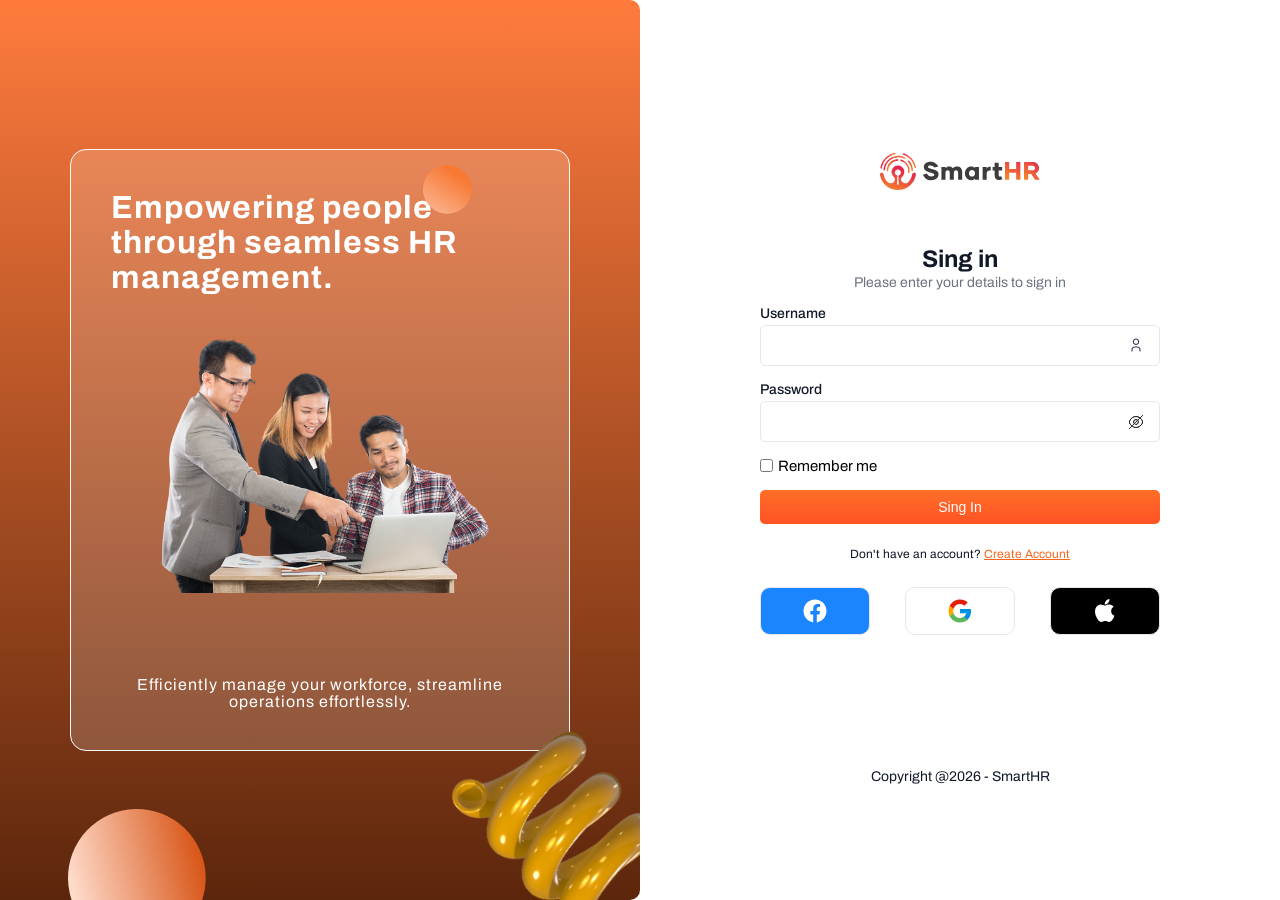
<file: index.html>
<!doctype html>
<html lang="en">
  <head>
    <meta charset="UTF-8" />
    <meta name="viewport" content="width=device-width, initial-scale=1.0" />
    <title>Document</title>
    <link rel="stylesheet" href="./fonts/font.css" />
    <link rel="stylesheet" href="./css/login.css" />
  </head>

  <body>
    <div class="content">
      <div class="container">
        <img class="ellips" src="./assets/icons/Ellipse 8.svg" alt="" />

        <h1>
          Empowering people <br />
          through seamless HR <br />
          management.
        </h1>

        <img src="./assets/images/photo.png" alt="" />

        <p>
          Efficiently manage your workforce, streamline <br />
          operations effortlessly.
        </p>
      </div>
      <img class="ellipse" src="./assets/icons/Ellipse 9.svg" alt="" />
      <img src="./assets/icons/Squiggly.svg" alt="" />
    </div>

    <div class="box">
      <form>
        <img src="./assets/icons/Logo.svg" alt="" />

        <h1>Sing in</h1>
        <p>Please enter your details to sign in</p>

        <div class="inpBox">
          <label>Username</label>
          <input type="text" name="username" />
          <img class="user" src="./assets/icons/user.svg" alt="" width="16px" />
        </div>

        <div class="inpBox">
          <label>Password</label>
          <input class="password_inp" type="password" name="password" />
          <img class="eye" src="./assets/icons/eye.svg" alt="" width="16px" />
          <img
            class="eye-slash"
            src="./assets/icons/eye-slash.svg"
            alt=""
            width="16px"
          />
        </div>

        <div class="checkBox">
          <input id="chek" type="checkbox" />
          <label class="label" for="chek">Remember me</label>
        </div>

        <button id="btn">Sing In</button>

        <span class="don"
          >Don't have an account? <a href="./register.html">Create Account</a>
        </span>

        <div class="wrap">
          <div class="con">
            <img src="./assets/icons/Facebook Logo.svg " alt="" />
          </div>
          <div class="con">
            <img src="./assets/icons/Google Logo.svg" alt="" />
          </div>
          <div class="con">
            <img src="./assets/icons/Apple logo.svg" alt="" />
          </div>
        </div>
      </form>

      <p>Copyright @2026 - SmartHR</p>
    </div>

    <script src="./js/login.js"></script>
  </body>
</html>
</file>
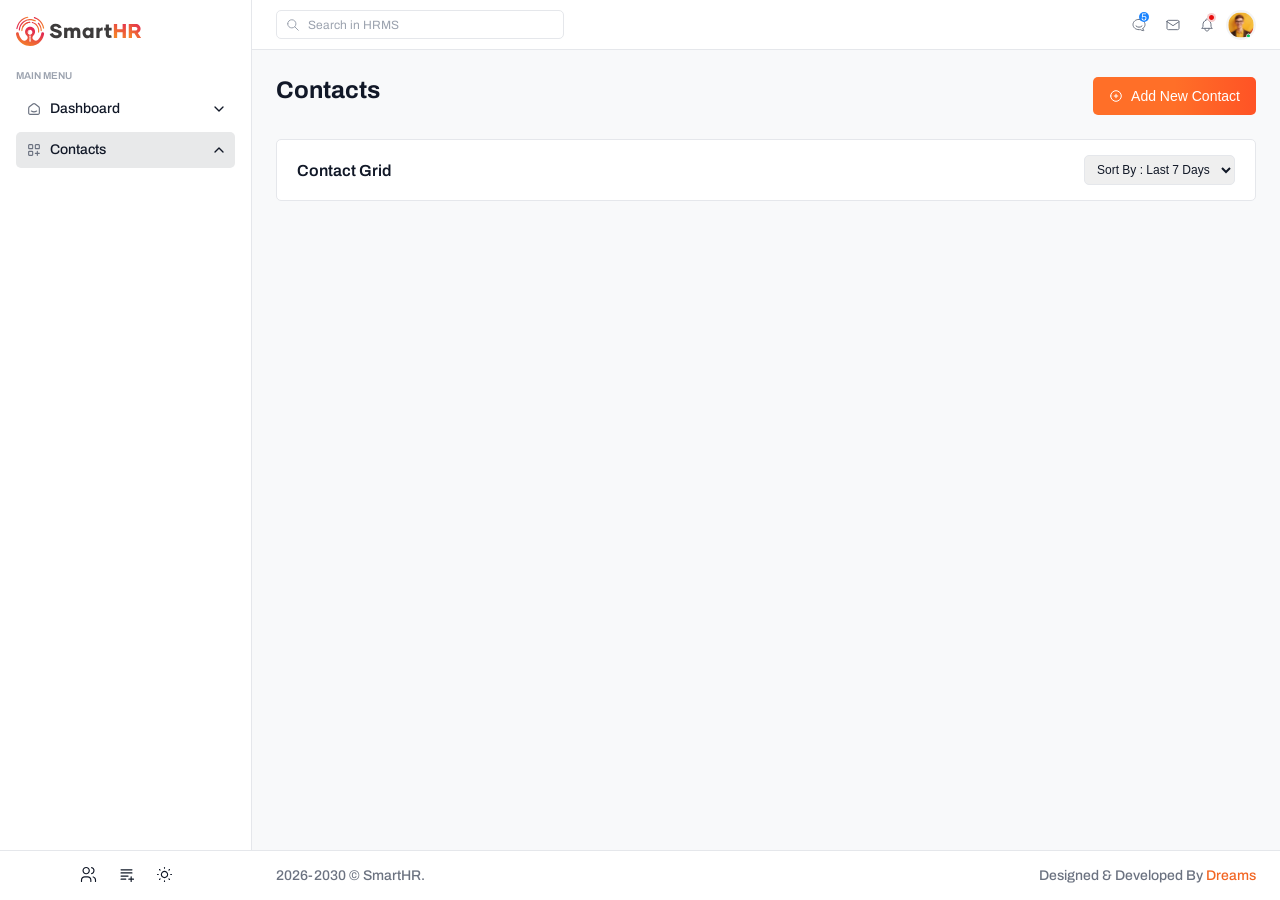
<file: contact.html>
<!doctype html>
<html lang="en">
  <head>
    <meta charset="UTF-8" />
    <meta name="viewport" content="width=device-width, initial-scale=1.0" />
    <title>Contact</title>
    <link rel="stylesheet" href="./fonts/font.css" />
    <link rel="stylesheet" href="./css/navbar.css" />
    <link rel="stylesheet" href="./css/contact.css" />
  </head>

  <body>
    <header>
      <div class="right">
        <div class="inputBox">
          <img src="./assets/icons/search (1).svg" alt="" />
          <input type="text" placeholder="Search in HRMS" />
        </div>
      </div>
      <div class="left">
        <div class="icons">
          <img src="./assets/icons/Chat.svg" alt="" />
          <img src="./assets/icons/Inbox.svg" alt="" />
          <img src="./assets/icons/Notification.svg" alt="" />
          <img src="./assets/icons/Avatar With Dot Badges.svg" alt="" />
        </div>
      </div>
    </header>

    <nav>
      <img src="./assets/icons/Logo (1).svg" alt="" />

      <div class="main_menu">
        <p>MAIN MENU</p>

        <ul>
          <li>
            <a href="./dashboard.html">
              <img src="./assets/icons/dashboard (2).svg" alt="" />
              <span>Dashboard</span>
              <img src="./assets/icons/chevron-down.svg" alt="" />
            </a>
          </li>
          <li class="active">
            <a href="./contact.html">
              <img src="./assets/icons/contacts.svg" alt="" />
              <span>Contacts</span>
              <img src="./assets/icons/chevron-down.svg" alt="" />
            </a>
          </li>
        </ul>
      </div>
    </nav>

    <main id="main">
      <div class="titlewrapper">
        <h2>Contacts</h2>
        <button id="add">
          <img src="./assets/icons/circle-plus.svg" alt="" />Add New Contact
        </button>
      </div>

      <div class="contactControl">
        <h5>Contact Grid</h5>
        <select name="" id="">
          <option value="">Sort By : Last 7 Days</option>
        </select>
      </div>

      <div class="cardWrapper"></div>
    </main>

    <footer class="footer-1">
      <div class="icons">
        <img src="./assets/icons/Inbox (1).svg" alt="" />
        <img src="./assets/icons/Inbox (2).svg" alt="" />
        <img src="assets/icons/Applications.svg" alt="" />
      </div>
    </footer>

    <footer class="footer-2">
      <p>2026-2030 &copy; SmartHR.</p>
      <p>Designed & Developed By <span>Dreams</span></p>
    </footer>

    <div class="modal">
      <div class="titleWrapper">
        <p>Create a contact</p>
      </div>

      <div class="form">
        <div class="left">
          <div class="box">
            <label>Full name</label>
            <input class="fullName" type="text" placeholder="Ali Valiyev" />
          </div>

          <div class="box">
            <label>Department</label>
            <input
              class="department"
              type="text"
              placeholder="Senior  Manager"
            />
          </div>

          <div class="box">
            <label>Phone number</label>
            <input class="phoneNumber" type="number" placeholder="997770707" />
          </div>
          <div class="box">
            <label>Email</label>
            <input
              class="email"
              type="email"
              placeholder="darlee@example.com"
            />
          </div>
          <div class="box">
            <label>Address</label>
            <input class="address" type="text" placeholder="Germany" />
          </div>

          <button id="close">Close</button>
        </div>

        <div class="right">
          <div class="box">
            <label>Brithday</label>
            <input class="brithday" type="date" placeholder="" />
          </div>
          <div class="box">
            <label>Gender</label>
            <input class="gender" type="text" placeholder="male/woman" />
          </div>
          <div class="box">
            <label>Language</label>
            <input class="language" type="text" placeholder="language" />
          </div>
          <div class="box">
            <label>Currency</label>
            <input class="currency" type="text" placeholder="valyuta" />
          </div>
          <div class="box">
            <label>Image</label>
            <input
              class="imageInput"
              type="file"
              placeholder="enter your image"
            />
          </div>

          <div id="btn" class="box">
            <button id="submit">Submit</button>
          </div>
        </div>
      </div>
    </div>

    <div class="blur"></div>

    <script src="./js/contact.js"></script>
  </body>
</html>
</file>
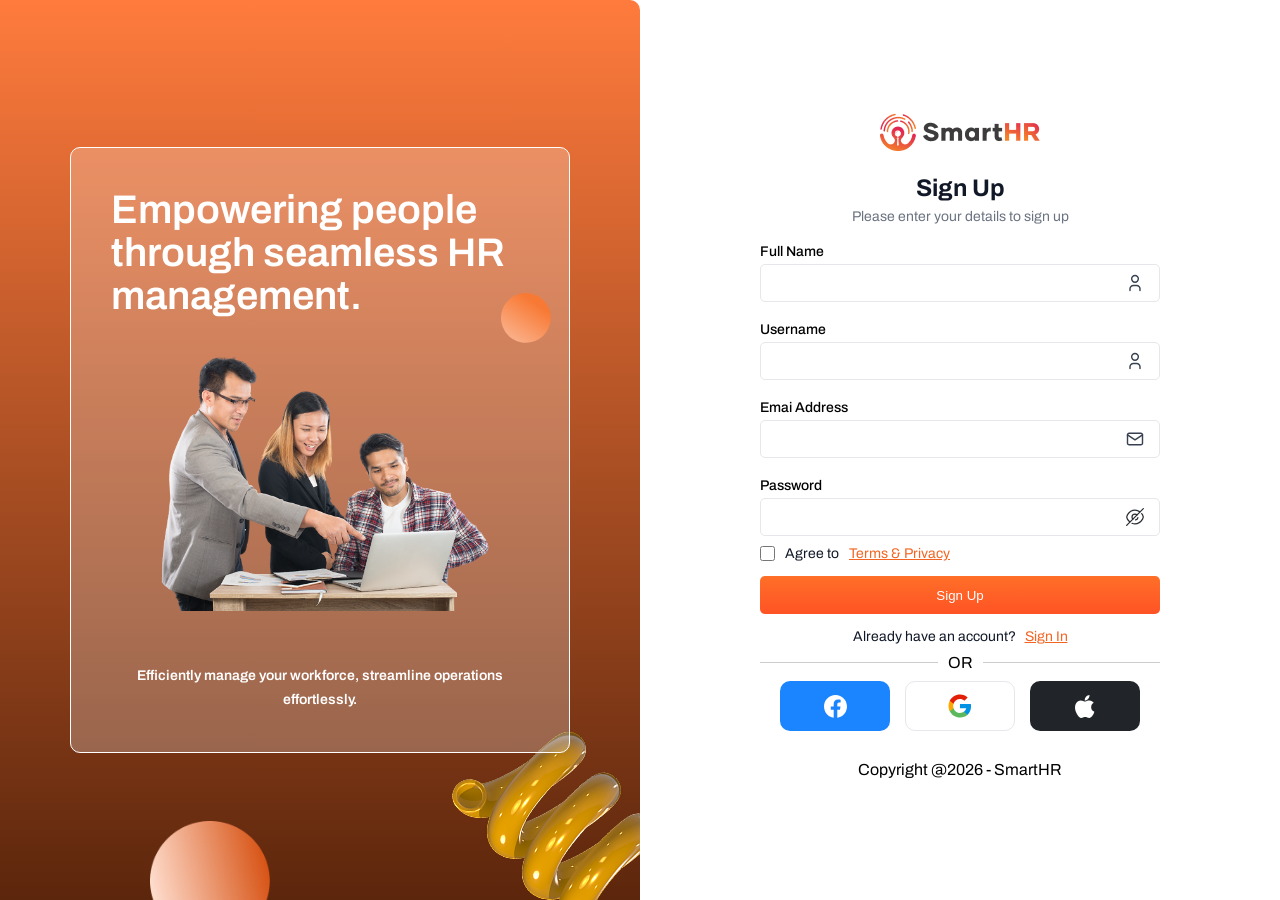
<file: register.html>
<!doctype html>
<html lang="en">
  <head>
    <meta charset="UTF-8" />
    <meta name="viewport" content="width=device-width, initial-scale=1.0" />
    <link rel="stylesheet" href="./fonts/font.css" />
    <link rel="stylesheet" href="./css/register.css" />
    <title>Document</title>
  </head>

  <body>
    <div class="left">
      <div class="modescontiner">
        <div class="modes">
          <h1>Empowering people through seamless HR management.</h1>
          <div class="round">
            <img src="./assets/icons/kichkinadumaloq.svg" alt="" />
          </div>

          <img src="./assets/images/familyimages.png" alt="" />

          <p>
            Efficiently manage your workforce, streamline operations
            effortlessly.
          </p>
        </div>
      </div>
      <img src="./assets/images/icon1.png" alt="" />

      <div class="icon2">
        <img src="./assets/images/icon2.png" alt="" />
      </div>
    </div>

    <div class="registratsiya">
      <div class="images">
        <img src="./assets/images/Logo.png" alt="" />
      </div>

      <br /><br />
      <br /><br />

      <div class="login_box">
        <h1>Sign Up</h1>
        <p>Please enter your details to sign up</p>
        <div class="inpbox">
          <div class="box">
            <label>Full Name</label>
            <input type="text" class="fullname" />
            <img src="./assets/icons/user.svg" alt="" />
          </div>

          <div class="box">
            <label>Username</label>
            <input type="text" class="username" />
            <img src="./assets/icons/user.svg" alt="" />
          </div>

          <div class="box">
            <label>Emai Address</label>
            <input type="email" class="email" />
            <img src="./assets/icons/mail.svg" alt="" />
          </div>

          <div class="box-hp">
            <label>Password</label>
            <input type="password" class="password" />
            <img id="eyeslash" src="./assets/icons/eye-slash.svg" alt="" />
            <img id="eye" src="./assets/icons/eye.svg" alt="" />
          </div>
        </div>

        <div class="chekdiv">
          <input type="checkbox" /> Agree to
          <a href="">Terms & Privacy</a>
        </div>

        <button class="sign_btn">Sign Up</button>

        <h5>
          Already have an account? &nbsp; <a href="./index.html">Sign In</a>
        </h5>

        <div class="line">
          <hr />
          <span>OR</span>
          <hr />
        </div>

        <div class="btn_box">
          <button class="feesbook">
            <a href="https://www.facebook.com/">
              <img src="./assets/icons/feesbook.svg" alt="" />
            </a>
          </button>
          <button class="google">
            <a href="https://www.google.com/">
              <img src="./assets/icons/Google Logo.svg" alt="" />
            </a>
          </button>
          <button class="apple">
            <a href="https://www.apple.com/uz/iphone/">
              <img src="./assets/icons/apple.svg" alt="" />
            </a>
          </button>
        </div>
      </div>
      <p>Copyright @2026 - SmartHR</p>
    </div>

    <script src="./js/register.js"></script>
  </body>
</html>
</file>
<file: fonts/font.css>
@import url("https://fonts.googleapis.com/css2?family=Archivo:ital,wght@0,100..900;1,100..900&display=swap");

body {
  font-family: "Archivo", sans-serif;
}
</file>
<file: css/login.css>
* {
  margin: 0;
  padding: 0;
  box-sizing: border-box;
}

body {
  height: 100vh;
  display: flex;
  align-items: center;
}

.content {
  position: relative;
  width: 50%;
  height: inherit;
  background: linear-gradient(#ff7b3d, #5c260c) no-repeat;
  border-radius: 0px 10px 10px 0px;
  padding: 60px;
  display: flex;
  align-items: center;
  justify-content: center;
}

.content > img {
  position: absolute;
  bottom: 0;
  right: 0;
}

.content .ellipse {
  position: absolute;
  left: 68px;
}

.content .container {
  padding: 40px;
  width: 500px;
  border-radius: 16px;
  border: 1px solid #f8f9fa;
  background-color: rgba(255, 255, 255, 0.17);
}

.content .container .ellips {
  width: 49px;
  position: absolute;
  top: 165px;
  right: 168px;
}

.content .container h1 {
  color: white;
  margin-bottom: 19px;
  letter-spacing: 1px;
}

.content .container img {
  width: 100%;
}

.content .container p {
  margin-top: 80px;
  color: white;
  text-align: center;
  letter-spacing: 1px;
}

.box {
  height: inherit;
  width: 50%;
  padding: 20px;
  text-align: center;
  display: flex;
  justify-content: center;
  align-items: center;
  flex-direction: column;
}

.box form {
  margin-top: 40px;
  text-align: center;
  width: 400px;
}

.box form img {
  cursor: pointer;
}

.box form h1 {
  font-size: 24px;
  font-weight: 700;
  color: #111827;
  line-height: 32px;
  margin-top: 50px;
}

.box form p {
  font-size: 14px;
  font-weight: 400;
  color: #6b7280;
}

.box form .inpBox {
  margin-top: 16px;
  display: flex;
  flex-direction: column;
  align-items: start;
  gap: 4px;
}

.box form .inpBox label {
  font-size: 14px;
  font-weight: 500;
  color: #111827;
}

.box form .inpBox input {
  width: 100%;
  padding: 12px 14px;
  border-radius: 5px;
  border: 1px solid #e5e7eb;
  outline: none;
}

.box form .checkBox {
  margin-top: 16px;
  display: flex;
  align-items: center;
  gap: 5px;
}

.box form .checkBox label {
  font-size: 15px;
  cursor: pointer;
}

.box form .checkBox input {
  cursor: pointer;
}

.box form button {
  margin-bottom: 20px;
  margin-top: 16px;
  width: 100%;
  font-size: 14px;
  font-weight: 500;
  color: white;
  padding: 9px 16px;
  border-radius: 5px;
  border: none;
  background: linear-gradient(#ff6f28, #ff5325);
}

.box form button:hover {
  cursor: pointer;
  background: linear-gradient(#f5661e, #ed4617);
}

.box form .don {
  margin-top: 26px;
  font-size: 12px;
  font-weight: 400;
  color: #111827;
}

.box form .don a {
  color: #f5661e;
}

.box form .wrap {
  margin-top: 26px;
  display: flex;
  align-items: center;
  justify-content: space-between;
  gap: 10px;
}

.box form .wrap .con {
  display: flex;
  align-items: center;
  justify-content: center;
  border: 1px solid #e5e7eb;
  width: 110px;
  height: 48px;
  border-radius: 10px;
  background-color: white;
  cursor: pointer;
}

.box form .wrap .con:first-child {
  background-color: #1b84ff;
}

.box form .wrap .con:last-child {
  background-color: black;
}

.box > p {
  color: #111827;
  font-size: 14px;
  line-height: 24px;
  margin-top: 130px;
}

.box form .inpBox {
  width: 100%;
  position: relative;
}

.box form .inpBox input {
  cursor: pointer;
}

.box form .inpBox .user {
  position: absolute;
  right: 16px;
  top: 65%;
  transform: translateY(-50%);
}

.box form .inpBox .eye,
.box form .inpBox .eye-slash {
  position: absolute;
  right: 16px;
  top: 68%;
  transform: translateY(-50%);
}
</file>
<file: css/navbar.css>
* {
  margin: 0;
  padding: 0;
  box-sizing: border-box;
}

body {
  height: 100vh;
  display: grid;
  grid-template-columns: 252px 1fr;
  grid-template-rows: 50px 1fr 50px;
}

header {
  width: 100%;
  border-bottom: 1px solid #e5e7eb;
  display: flex;
  align-items: center;
  justify-content: space-between;
  padding: 10px 24px;
}

header .right .inputBox {
  position: relative;
}

header .right .inputBox input {
  width: 288px;
  padding: 6px 10px 6px 31px;
  border-radius: 5px;
  border: 1px solid #e5e7eb;
  outline: none;
}

header .right .inputBox input::placeholder {
  color: #9ca3af;
  font-size: 12px;
  font-weight: 400;
  font-family: "Archivo", sans-serif;
}

header .right .inputBox img {
  width: 14px;
  position: absolute;
  top: 50%;
  left: 10px;
  transform: translateY(-50%);
}

header .left .icons {
  display: flex;
  align-items: center;
  justify-content: center;
  gap: 4px;
}

header .left .icons img {
  width: 30px;
  cursor: pointer;
}

nav {
  padding: 16px;
  grid-row: 1/3;
  border-right: 1px solid #e5e7eb;
  display: flex;
  flex-direction: column;
  gap: 24px;
}

nav img {
  width: 126px;
  cursor: pointer;
}

nav .main_menu p {
  font-family: "Archivo", sans-serif;
  font-size: 10px;
  font-weight: 600;
  color: #9ca3af;
  margin-bottom: 10px;
}

nav .main_menu ul {
  display: flex;
  flex-direction: column;
  gap: 5px;
  list-style-type: none;
}

nav .main_menu ul .active {
  background-color: #e8e9ea;
}

nav .main_menu ul li {
  border-radius: 5px;
  cursor: pointer;
}

nav .main_menu ul li:hover {
  background-color: #e8e9ea;
}

nav .main_menu ul a {
  position: relative;
  display: flex;
  align-items: center;
  gap: 8px;
  font-family: "Archivo", sans-serif;
  text-decoration: none;
  font-size: 14px;
  font-weight: 500;
  color: #111827;
  padding: 10px;
}

nav .main_menu ul a img {
  width: 16px;
  transition: transform 0.4s;
}

nav .main_menu ul a img:last-child {
  position: absolute;
  right: 8px;
}

nav .main_menu ul .active a img:last-child {
  transform: rotate(-180deg);
}

.footer-1 {
  width: 100%;
  display: flex;
  align-items: center;
  justify-content: center;
  border-top: 1px solid #e5e7eb;
}

.footer-1 .icons img {
  width: 35px;
  cursor: pointer;
}

.footer-2 {
  padding: 8px 24px;
  width: 100%;
  border-top: 1px solid #e5e7eb;
  display: flex;
  align-items: center;
  justify-content: space-between;
}

.footer-2 p {
  font-family: "Archivo", sans-serif;
  color: #6b7280;
  font-size: 14px;
  font-weight: 500;
}

.footer-2 p span {
  font-family: "Archivo", sans-serif;
  font-size: 14px;
  font-weight: 500;
  color: #f26522;
}
</file>
<file: css/contact.css>
* {
  padding: 0;
  margin: 0;
  box-sizing: border-box;
}

main {
  background-color: #f8f9fa;
  padding: 27px 24px;
  overflow-y: scroll;
}

main .titlewrapper {
  display: flex;
  justify-content: space-between;
}

main .titlewrapper h2 {
  font-size: 24px;
  font-weight: 700;
  color: #111827;
}

main .titlewrapper button {
  background: linear-gradient(90deg, #ff6f28, #ff6f28, #ff5325);
  color: white;
  border: none;
  display: flex;
  align-items: center;
  justify-content: center;
  gap: 8px;
  padding: 7px 16px;
  border-radius: 5px;
  font-size: 14px;
  line-height: 24px;
  cursor: pointer;
}

main .titlewrapper button:hover {
  background: linear-gradient(90deg, #ff6214, #ff6214, #fb4d1d);
}

main .titlewrapper button img {
  font-size: 16px;
}

main .contactControl {
  margin: 24px 0 24px 0;
  width: 100%;
  padding: 15px 20px;
  background: #fff;
  border: 1px solid #e5e7eb;
  border-radius: 5px;
  display: flex;
  align-items: center;
  justify-content: space-between;
}

main .contactControl h5 {
  font-size: 16px;
  font-weight: 600;
  color: #111827;
}

main .contactControl select {
  padding: 6px 8px;
  color: #111827;
  border: 1px solid #e5e7eb;
  font-size: 12px;
  line-height: 16px;
  font-weight: 400;
  border-radius: 5px;
  cursor: pointer;
}

main .cardWrapper {
  display: flex;
  flex-wrap: wrap;
  justify-content: start;
  align-items: center;
  gap: 24px;
}

@media (max-width: 1500px) {
  main .cardWrapper {
    display: grid;
    grid-template-columns: repeat(3, 1fr);
    justify-items: center;
    gap: 24px;
  }
}

main .cardWrapper .card {
  max-width: 270px;
  min-width: 240px;
  width: 100%;
  padding: 20px;
  background-color: #fff;
  border: 1px solid #e5e7eb;
  border-radius: 5px;
  transition: all 0.3s;
}

main .cardWrapper .card:hover {
  cursor: pointer;
  box-shadow: 0px 2px 8px 0px rgba(0, 0, 0, 0.09);
}

main .cardWrapper .card .avatar {
  display: flex;
  justify-content: space-between;
  align-items: start;
}

main .cardWrapper .card .avatar .check {
  cursor: pointer;
  border-radius: 5px;
}

main .cardWrapper .card .avatar .user img {
  border-radius: 50%;
  width: 58px;
  height: 58px;
}

main .cardWrapper .card .avatar img {
  cursor: pointer;
}

main .cardWrapper .card .avatar .user {
  display: flex;
  align-items: center;
  flex-direction: column;
}

main .cardWrapper .card .avatar .user h5 {
  margin-top: 8px;
  font-size: 16px;
  font-weight: 600;
  color: #111827;
}

main .cardWrapper .card .avatar .user p {
  margin-top: 5px;
  font-size: 10px;
  color: #fd3995;
  display: flex;
  justify-content: center;
  align-items: center;
  border-radius: 5px;
  height: 20px;
  background-color: #ffedf6;
  white-space: nowrap;
  padding: 0 5px;
}

main .cardWrapper .card .address {
  margin-top: 16px;
  display: flex;
  flex-direction: column;
  gap: 6px;
}

main .cardWrapper .card .address p {
  font-size: 14px;
  display: flex;
  align-items: center;
  gap: 8px;
}

main .cardWrapper .card hr {
  margin: 18px 0 16px 0;
  border: 1px solid #e5e7eb;
}

main .cardWrapper .card .icons {
  display: flex;
  align-items: center;
  justify-content: space-between;
}

main .cardWrapper .card .icons .imags {
  display: flex;
  gap: 8px;
}

main .cardWrapper .card .icons .imags img {
  cursor: pointer;
}

main .cardWrapper .card .icons .imags img:first-child {
  padding: 4px;
  background-color: #fae7e7;
  border-radius: 50%;
}

main .cardWrapper .card .icons .reyting {
  display: flex;
  align-items: center;
  gap: 8px;
}

.modal {
  display: none;
  width: 600px;
  height: 480px;
  border-radius: 12px;
  background-color: white;
  padding: 24px 28px;
  position: fixed;
  top: 50%;
  left: 50%;
  transform: translate(-50%, -50%);
  z-index: 10;
}

.blur {
  display: none;
  position: absolute;
  top: 0;
  left: 0;
  bottom: 0;
  right: 0;
  background: rgba(0, 0, 0, 0.6);
}

.modal .titleWrapper {
  display: flex;
  align-items: center;
  justify-content: space-between;
  margin-bottom: 28px;
}

.modal .titleWrapper p {
  font-size: 20px;
  font-weight: 300;
}

.modal .titleWrapper img {
  cursor: pointer;
}

.modal .form {
  display: flex;
  /* gap: 30px; */
  justify-content: space-between;
}

.modal .form .left{
  width: 48%;
  display: flex;
  flex-direction: column;
  gap: 14px;
}

.modal .form .left .box input{
 padding: 9px 16px;
}

.modal .form .right{
  width: 50%;
  display: flex;
  flex-direction: column;
  gap: 15px;
}

.modal .form .box {
  width: 100%;
  display: flex;
  flex-direction: column;
  justify-content: center;
  gap: 4px;
}

.modal .form .box label {
  font-size: 13px;
  color: #151515;
  font-weight: 400;
}

.modal .form .box input,
.modal .form .box select {
  padding: 8px 16px;
  border: 1px solid #d1d1d1;
  border-radius: 5px;
  font-size: 13px;
}

.modal .form .box input::placeholder {
  color: #7b7b7f;
  font-weight: 200;
}

.modal .form #btn:last-child {
  flex-direction: row;
  gap: 12px;
}

.modal .form  .right .box button {
  width: 100%;
  background: blue;
  /* padding: 8px 7px; */
  color: white;
  border: none;
  display: flex;
  align-items: center;
  justify-content: center;
  gap: 8px;
  padding: 7px 16px;
  border-radius: 5px;
  font-size: 14px;
  line-height: 24px;
  cursor: pointer;
}

.modal .form .left button {
  font-size: 14px;
  padding: 9px 16px;
  background-color: white;
  border: 1px solid #1e5eff;
  color: #1856f4;
  margin-top: 2px;
  border-radius: 5px;
}
</file>
<file: css/register.css>
@import url("https://fonts.googleapis.com/css2?family=Archivo:ital,wght@0,100..900;1,100..900&display=swap");

* {
  margin: 0;
  padding: 0;
  box-sizing: border-box;
}

body {
  height: 100vh;
  display: flex;
  align-items: center;
}

.left {
  width: 50%;
  height: 100%;
  background: linear-gradient(#ff7b3d, #5c260c);
  position: relative;
  padding: 60px;
  border-top-right-radius: 10px;
  display: flex;
  flex-direction: column;
  justify-content: center;

  align-items: center;
}

.left > img {
  position: absolute;
  right: 0;
  bottom: 0;
  z-index: 1;
}

.left .modescontiner {
  display: flex;
  /* position: relative; */
  flex-direction: column;
  align-items: center;
  justify-content: center;
}

.left .modes {
  width: 500px;
  border-radius: 10px;
  background-color: #fff7f340;
  border: 1px solid white;
  z-index: 2;
  position: relative;
  padding: 40px;
}

.left .modes h1 {
  color: white;
  font-weight: 600;
  font-size: 40px;
}

.left .modes .round img {
  width: 49.73px;
  margin-bottom: 80px;
  margin-left: 390px;
  position: absolute;
  top: 145px;
}

.left .modes > img {
  width: 100%;
  margin: 15px 0 50px 0;
}

.left .modes p {
  font-weight: 600;
  font-size: 14px;
  color: white;
  text-align: center;
  line-height: 24px;
}

.left .icon2 img {
  width: 120px;
  position: absolute;
  bottom: 0;
  left: 150px;
  z-index: 7;
}

.registratsiya {
  width: 50%;
  height: 100%;
  display: flex;
  /* position: relative; */
  flex-direction: column;
  align-items: center;
  justify-content: center;
  /* background-color: blue; */
}

.registratsiya .images {
  display: flex;
  /* position: relative; */
  flex-direction: column;
  align-items: center;
  justify-content: center;
  margin-top: 10px;
}

.registratsiya img {
  position: absolute;
  /* top: 95px; */
}

.registratsiya .login_box {
  width: 500px;
  /* height: 500px; */
  /* border: 2px solid red; */
  margin-top: -25px;
}

.registratsiya .login_box h1 {
  font-weight: 700;
  font-size: 24px;
  text-align: center;
  color: #111827;
  /* margin-top: -50px; */
}

.registratsiya .login_box p {
  font-weight: 400;
  font-size: 14px;
  text-align: center;
  line-height: 34px;
  color: #6b7280;
  margin-top: -1px;
}

.registratsiya .login_box .box {
  position: relative;
  width: 400px;
  display: flex;
  flex-direction: column;
  /* gap: 4px; */
  padding: 10px 0px;
  margin-left: 50px;
  /* border: 1px solid #E5E7EB ; */
}
.registratsiya .login_box .box-hp {
  position: relative;
  width: 400px;
  display: flex;
  flex-direction: column;
  /* gap: 4px; */
  padding: 10px 0px;
  margin-left: 50px;
  /* border: 1px solid #E5E7EB ; */
}

.registratsiya .login_box .box label {
  font-weight: 500;
  font-size: 14px;
  padding: 0px 0px 5px 0px;
}

.registratsiya .login_box .box-hp label {
  font-weight: 500;
  font-size: 14px;
  padding: 0px 0px 5px 0px;
}
.box-hp input {
  width: 100%;
  height: 38px;
  padding: 12px 45px 12px 15px;
  font-size: 16px;
  border-radius: 5px;
  border: 1px solid #e5e7eb;
}

.box input {
  width: 100%;
  height: 38px;
  padding: 12px 45px 12px 15px;
  font-size: 16px;
  border-radius: 5px;
  border: 1px solid #e5e7eb;
}

input:focus {
  outline: none;
  border: 1px solid #ff8a4c;
  box-shadow: 0 0 2px rgba(255, 138, 76, 0.5);
}

.registratsiya .login_box .inpbox {
  display: flex;
  flex-direction: column;
}

.box-hp img {
  position: absolute;
  right: 15px;
  top: 50%;
  /* transform: translateY(-50%); */
  width: 20px;
  line-height: -10px;
  cursor: pointer;
}
.registratsiya .login_box .box-hp img:last-child {
  visibility: hidden;
}

.box img {
  position: absolute;
  right: 15px;
  top: 50%;
  /* transform: translateY(-50%); */
  width: 20px;
  line-height: -10px;
  cursor: pointer;
}

.chekdiv {
  display: flex;
  gap: 10px;
  font-size: 14px;
  margin-left: 50px;
  color: #111827;
  cursor: pointer;
}

.chekdiv a {
  color: #f26522;
}

.chekdiv input {
  width: 15px;
  height: 15px;
  accent-color: #f26522;
  cursor: pointer;
}

.login_box .sign_btn {
  width: 400px;
  height: 38px;
  color: white;
  border-radius: 5px;
  background: linear-gradient(#ff6f28, #ff5325);
  border: none;
  margin-left: 50px;
  margin-top: 15px;
  cursor: pointer;
}

.login_box .sign_btn:active {
  background: linear-gradient(#ff5325, #ff6f28);
}

.login_box h5 {
  font-size: 14px;
  color: #111827;
  font-weight: 400;
  text-align: center;
  margin-top: 15px;
}

.login_box h5 a {
  color: #f26522;
}

.line {
  width: 400px;
  display: flex;
  align-items: center;
  margin-left: 50px;
  gap: 10px;
  margin-top: 10px;
}

.line hr {
  flex: 1;
  height: 1px;
  border: none;
  background: #ccc;
}

.btn_box {
  display: flex;
  gap: 15px;
  margin-left: 70px;
  margin-top: 10px;
}

.btn_box button {
  width: 110px;
  height: 50px;
  border-radius: 10px;
  background-color: black;
  border: none;
  display: flex;
  justify-content: center;
  align-items: center;
  cursor: pointer;
}

.btn_box button a {
  display: flex;
  justify-content: center;
  align-items: center;
}

.btn_box .feesbook {
  background-color: #1b84ff;
}

.btn_box .google {
  background-color: white;
  border: 1px solid #e5e7eb;
}

.btn_box .apple {
  background-color: #212529;
}

.registratsiya p {
  margin-top: 30px;
}

/* @media only screen and (max-widht:440px){

} */
</file>
